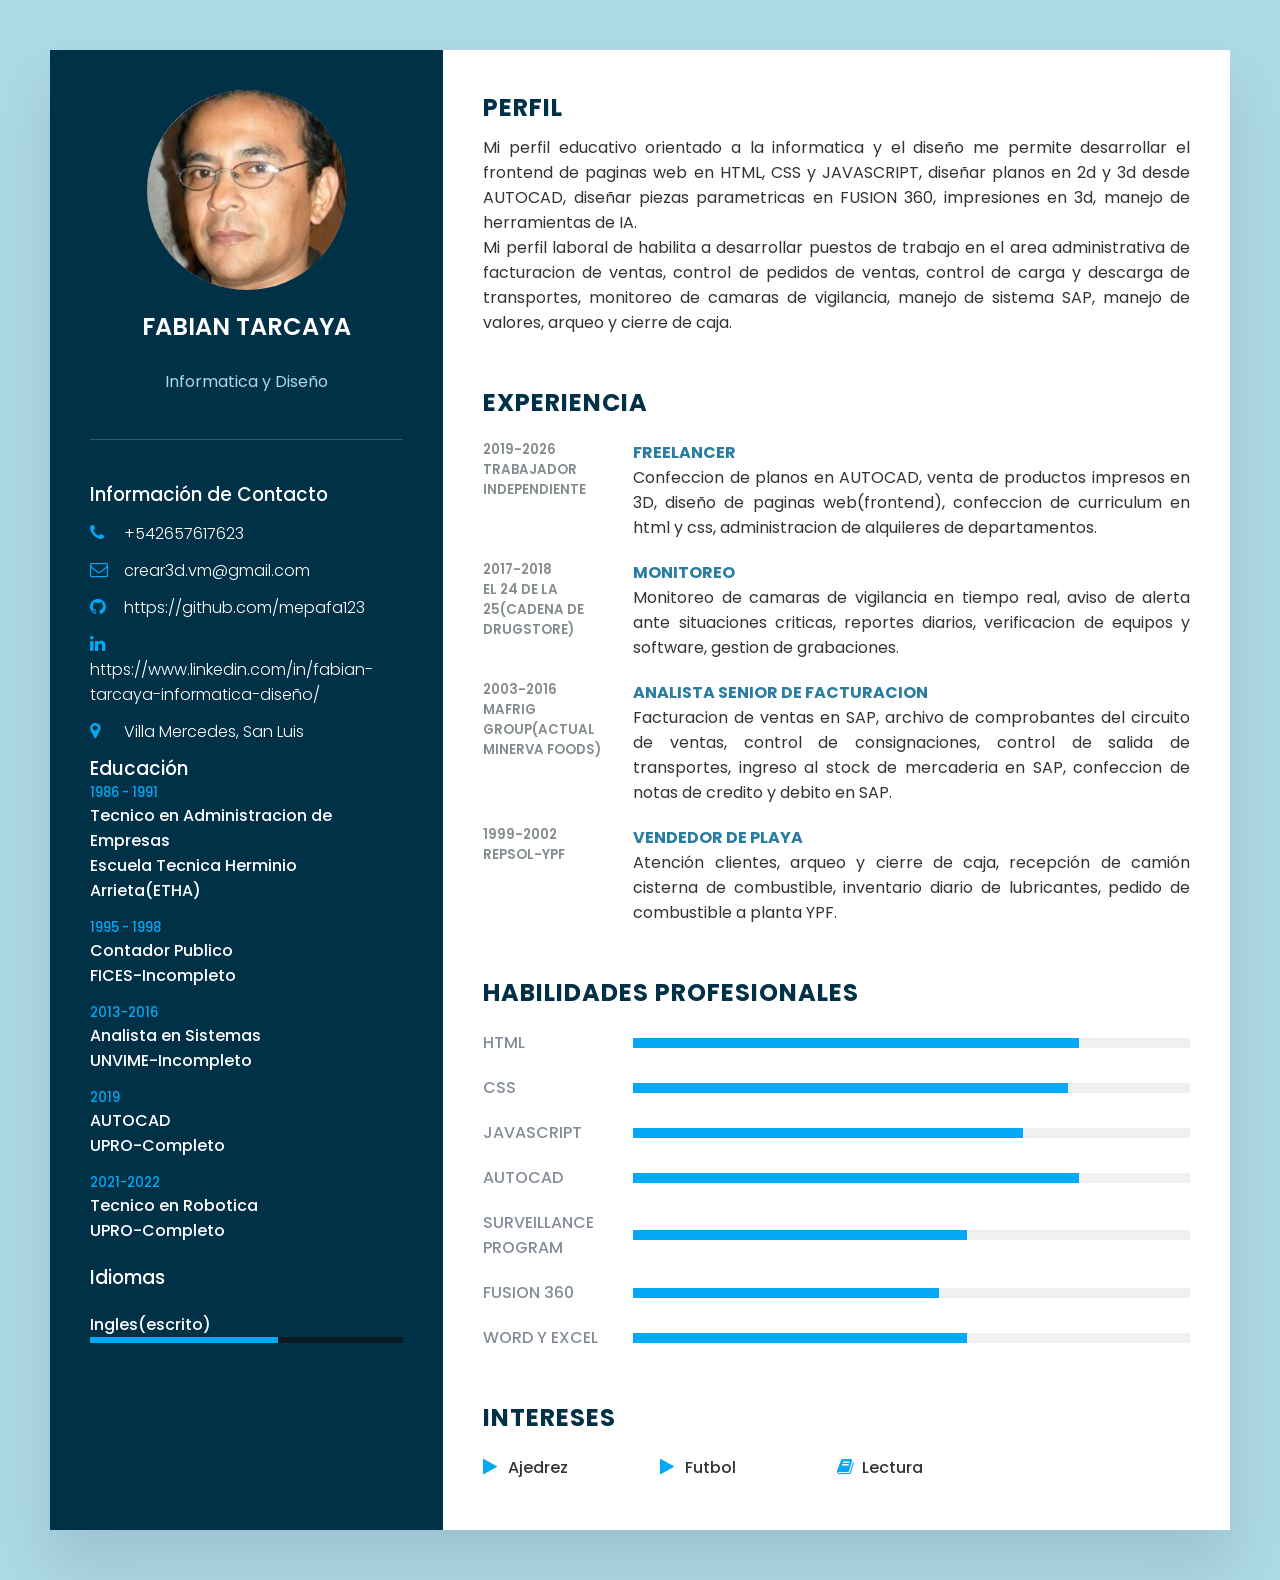
<file: index.html>
<!DOCTYPE html>
<html lang="es">
<head>
    <meta charset="UTF-8">
    <meta name="viewport" content="width=device-width, initial-scale=1.0">
    <title>CV Responsive3</title>
    <link rel="stylesheet" href="cvprueba2.css">
    <link rel="stylesheet" href="https://cdnjs.cloudflare.com/ajax/libs/font-awesome/4.7.0/css/font-awesome.css" integrity="sha512-5A8nwdMOWrSz20fDsjczgUidUBR8liPYU+WymTZP1lmY9G6Oc7HlZv156XqnsgNUzTyMefFTcsFH/tnJE/+xBg==" crossorigin="anonymous" referrerpolicy="no-referrer">
</head>
<body>
    <div class="container">
        <div class="left-side">
            <div class="ProfileText">
                <div class="imgBx">
                    <img src="cvmampower.jpg">
                </div>
                <h2>Fabian Tarcaya</h2>
                <br>
                <span>Informatica y Diseño</span>
                <br>
            </div>
            <div class="ContactInfo">
                <h3 class="title">Información de Contacto</h3>
                <ul>
                    <li>
                        <span class="icon"><i class="fa fa-phone" aria-hidden="true"></i></span>
                        <span class="text">+542657617623</span>
                    </li>
                    <li>
                        <span class="icon"><i class="fa fa-envelope-o" aria-hidden="true"></i></span>
                        <span class="text">crear3d.vm@gmail.com</span>
                    </li>
                    <li>
                        <span class="icon"><i class="fa fa-github" aria-hidden="true"></i></span>
                        <span class="text">https://github.com/mepafa123</span>
                    </li>
                    <li>
                        <span class="icon"><i class="fa fa-linkedin" aria-hidden="true"></i></span>
                        <span class="text">https://www.linkedin.com/in/fabian-tarcaya-informatica-diseño/</span>
                    </li>
                    <li>
                        <span class="icon"><i class="fa fa-map-marker" aria-hidden="true"></i></span>
                        <span class="text">Villa Mercedes, San Luis</span>
                    </li>
                </ul>
            </div>
            <div class="ContactInfo-Educación">
                <h3 class="title">Educación</h3>
                <ul>
                    <li>
                        <h5>1986 - 1991</h5>
                        <h4>Tecnico en Administracion de Empresas</h4>
                        <h4>Escuela Tecnica Herminio Arrieta(ETHA)</h4>
                    </li>
                    <li>
                        <h5>1995 - 1998</h5>
                        <h4>Contador Publico</h4>
                        <h4>FICES-Incompleto</h4>
                    </li>
                    <li>
                        <h5>2013-2016</h5>
                        <h4>Analista en Sistemas</h4>
                        <h4>UNVIME-Incompleto</h4>
                    </li>
                    <li>
                        <h5>2019</h5>
                        <h4>AUTOCAD</h4>
                        <h4>UPRO-Completo</h4>
                    </li>
                    <li>
                        <h5>2021-2022</h5>
                        <h4>Tecnico en Robotica</h4>
                        <h4>UPRO-Completo</h4>
                    </li>
                </ul>
            </div>
            <div class="ContactInfo-Idiomas">
                <h3 class="title">Idiomas</h3>
                <ul>
                    <li>
                        <span class="text">Ingles(escrito)</span>
                        <span class="percent">
                            <div style="width: 60%"></div>
                        </span>
                    </li>
                </ul>
            </div>    
        </div>
        <div class="right-side">
            <div class="about">
                <h2 class="title2">Perfil</h2>
                <p>Mi perfil educativo orientado a la informatica y el diseño me permite desarrollar el frontend de paginas web en HTML, CSS y JAVASCRIPT, diseñar planos en 2d y 3d desde AUTOCAD, diseñar piezas parametricas en FUSION 360, impresiones en 3d, manejo de herramientas de IA.<br>
                Mi perfil laboral de habilita a desarrollar puestos de trabajo en el area administrativa de facturacion de ventas, control de pedidos de ventas, control de carga y descarga de transportes, monitoreo de camaras de vigilancia, manejo de sistema SAP, manejo de valores, arqueo y cierre de caja.<br> </p>
            </div>
            <div class="about">
                <h2 class="title2">Experiencia</h2>
                <div class="box">
                    <div class="year-company">
                        <h5>2019-2026</h5>
                        <h5>Trabajador Independiente</h5>
                    </div> 
                    <div class="text">
                        <h4>Freelancer</h4>
                        <p>Confeccion de planos en AUTOCAD, venta de productos impresos en 3D, diseño de paginas web(frontend), confeccion de curriculum en html y css, administracion de alquileres de departamentos.
                        </p>
                    </div>
                </div>  
                <div class="box">
                    <div class="year-company">
                        <h5>2017-2018</h5>
                        <h5>EL 24 DE LA 25(cadena de drugstore)</h5>
                    </div> 
                    <div class="text">
                        <h4>Monitoreo</h4>
                        <p>Monitoreo de camaras de vigilancia en tiempo real, aviso de alerta ante situaciones criticas, reportes diarios, verificacion de equipos y software, gestion de grabaciones.
                        </p>
                    </div>
                </div>  
                <div class="box">
                    <div class="year-company">
                        <h5>2003-2016</h5>
                        <h5>Mafrig Group(actual Minerva Foods)</h5> 
                    </div>
                    <div class="text">
                        <h4>Analista Senior de facturacion</h4>
                        <p>Facturacion de ventas en SAP, archivo de comprobantes del circuito de ventas, control de consignaciones, control de salida de transportes, ingreso al stock de mercaderia en SAP, confeccion de notas de credito y debito en SAP.
                        </p>
                    </div>     
                </div>  
                <div class="box">
                    <div class="year-company">
                        <h5>1999-2002</h5>
                        <h5>Repsol-YPF</h5>
                    </div> 
                    <div class="text">
                        <h4>Vendedor de Playa</h4>
                        <p>Atención clientes, arqueo y cierre de caja, recepción de camión cisterna de combustible, inventario diario de lubricantes, pedido de combustible a planta YPF.
                        </p>
                    </div>
                </div>  
            </div>
            <div class="about skills">
                <h2 class="title2">Habilidades Profesionales</h2>
                <div class="box">
                    <h4>HTML</h4>
                    <div class="percent">
                        <div style="width: 80%;"></div>
                    </div>
                </div>
                <div class="box">
                    <h4>CSS</h4>
                    <div class="percent">
                        <div style="width: 78%;"></div>
                    </div>
                </div>
                <div class="box">
                    <h4>JAVASCRIPT</h4>
                    <div class="percent">
                        <div style="width: 70%;"></div>
                    </div>
                </div>
                <div class="box">
                    <h4>AUTOCAD</h4>
                    <div class="percent">
                        <div style="width: 80%;"></div>
                    </div>
                </div>
                <div class="box">
                    <h4>SURVEILLANCE PROGRAM</h4>
                    <div class="percent">
                        <div style="width: 60%;"></div>
                    </div>
                </div>
                <div class="box">
                    <h4>FUSION 360</h4>
                    <div class="percent">
                        <div style="width: 55%;"></div>
                    </div>
                </div>
                <div class="box">
                    <h4>WORD Y EXCEL</h4>
                    <div class="percent">
                        <div style="width: 60%;"></div>
                    </div>
                </div>
            </div>
            <div class="about interest">
                <h2 class="title2">Intereses</h2>
                <ul>
                    <li><i class="fa fa-play" aria-hidden="true"></i>Ajedrez</li>
                    <li><i class="fa fa-play" aria-hidden="true"></i>Futbol</li>
                    <li><i class="fa fa-book" aria-hidden="true"></i>Lectura</li>
                </ul>
            </div>
        </div>
    </div>
</body>
</html>
</file>
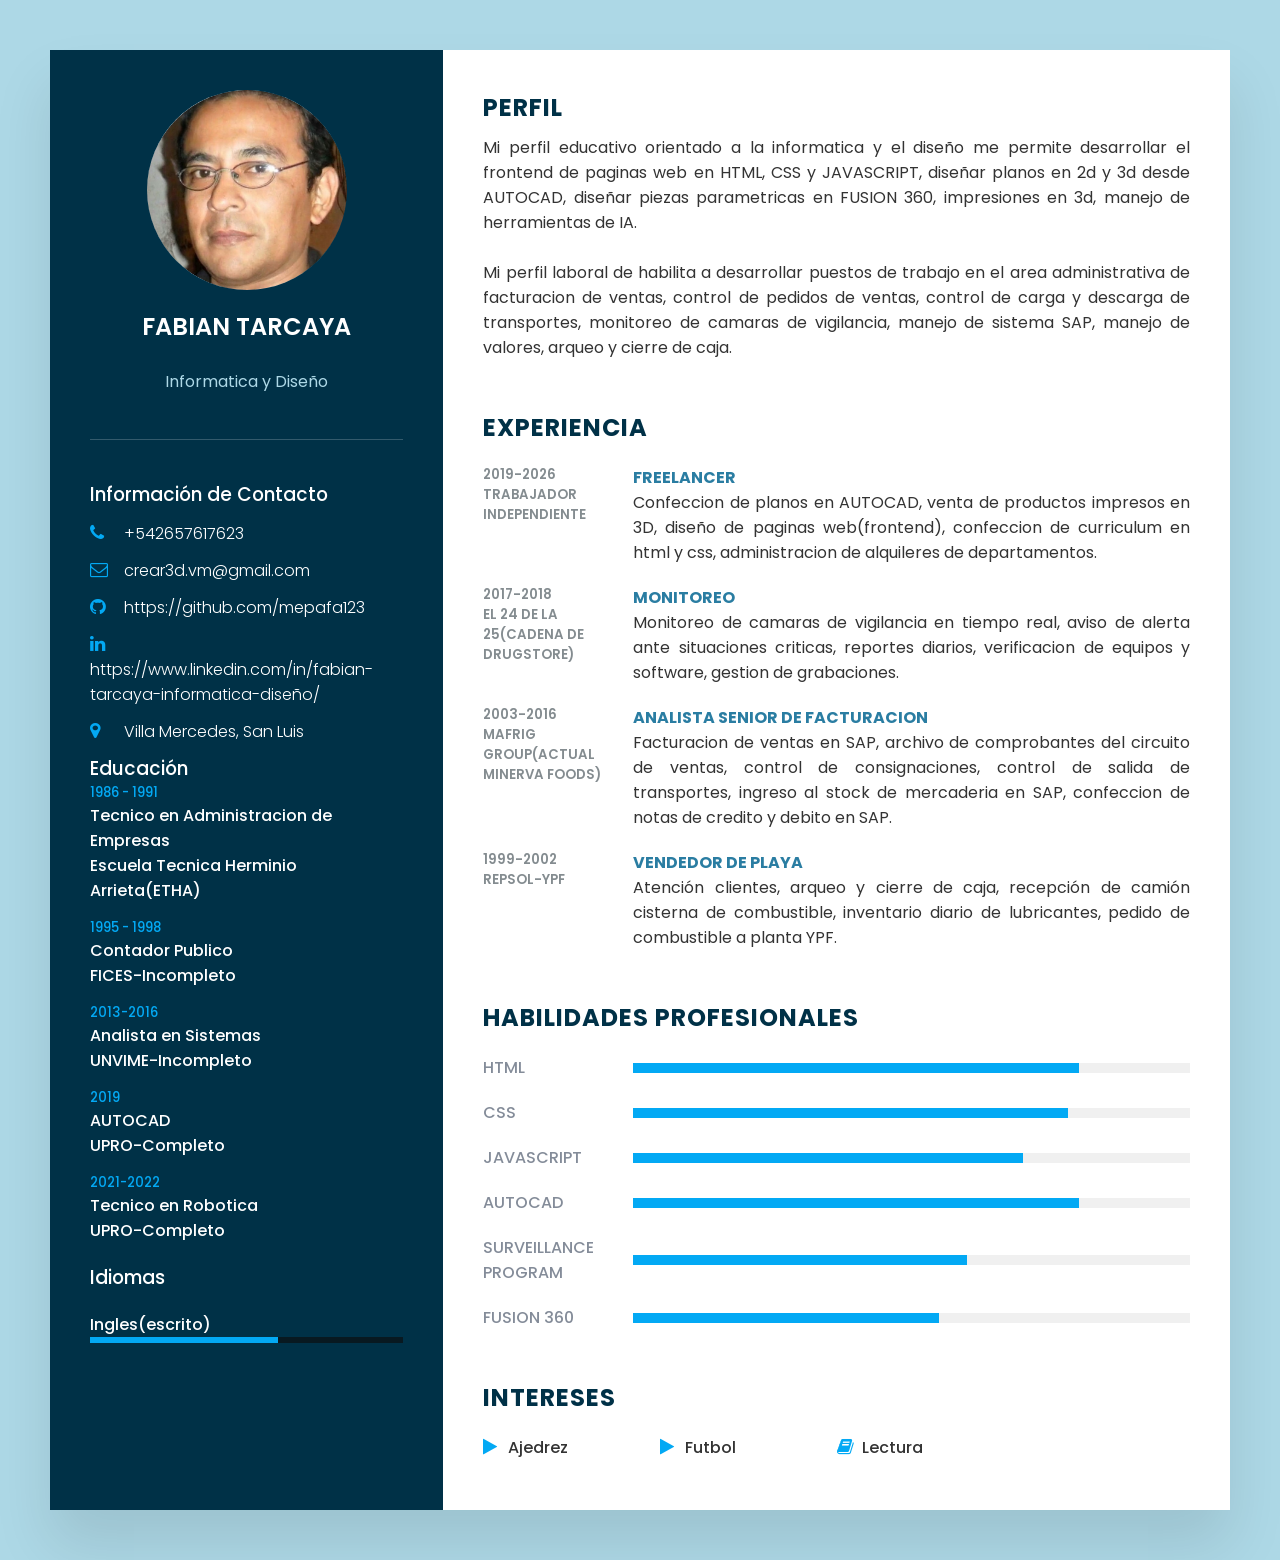
<file: cvprueba2.html>
<!DOCTYPE html>
<html lang="es">
<head>
    <meta charset="UTF-8">
    <meta name="viewport" content="width=device-width, initial-scale=1.0">
    <title>CV Responsive3</title>
    <link rel="stylesheet" href="cvprueba2.css">
    <link rel="stylesheet" href="https://cdnjs.cloudflare.com/ajax/libs/font-awesome/4.7.0/css/font-awesome.css" integrity="sha512-5A8nwdMOWrSz20fDsjczgUidUBR8liPYU+WymTZP1lmY9G6Oc7HlZv156XqnsgNUzTyMefFTcsFH/tnJE/+xBg==" crossorigin="anonymous" referrerpolicy="no-referrer">
</head>
<body>
    <div class="container">
        <div class="left-side">
            <div class="ProfileText">
                <div class="imgBx">
                    <img src="cvmampower.jpg">
                </div>
                <h2>Fabian Tarcaya</h2>
                <br>
                <span>Informatica y Diseño</span>
                <br>
            </div>
            <div class="ContactInfo">
                <h3 class="title">Información de Contacto</h3>
                <ul>
                    <li>
                        <span class="icon"><i class="fa fa-phone" aria-hidden="true"></i></span>
                        <span class="text">+542657617623</span>
                    </li>
                    <li>
                        <span class="icon"><i class="fa fa-envelope-o" aria-hidden="true"></i></span>
                        <span class="text">crear3d.vm@gmail.com</span>
                    </li>
                    <li>
                        <span class="icon"><i class="fa fa-github" aria-hidden="true"></i></span>
                        <span class="text">https://github.com/mepafa123</span>
                    </li>
                    <li>
                        <span class="icon"><i class="fa fa-linkedin" aria-hidden="true"></i></span>
                        <span class="text">https://www.linkedin.com/in/fabian-tarcaya-informatica-diseño/</span>
                    </li>
                    <li>
                        <span class="icon"><i class="fa fa-map-marker" aria-hidden="true"></i></span>
                        <span class="text">Villa Mercedes, San Luis</span>
                    </li>
                </ul>
            </div>
            <div class="ContactInfo-Educación">
                <h3 class="title">Educación</h3>
                <ul>
                    <li>
                        <h5>1986 - 1991</h5>
                        <h4>Tecnico en Administracion de Empresas</h4>
                        <h4>Escuela Tecnica Herminio Arrieta(ETHA)</h4>
                    </li>
                    <li>
                        <h5>1995 - 1998</h5>
                        <h4>Contador Publico</h4>
                        <h4>FICES-Incompleto</h4>
                    </li>
                    <li>
                        <h5>2013-2016</h5>
                        <h4>Analista en Sistemas</h4>
                        <h4>UNVIME-Incompleto</h4>
                    </li>
                    <li>
                        <h5>2019</h5>
                        <h4>AUTOCAD</h4>
                        <h4>UPRO-Completo</h4>
                    </li>
                    <li>
                        <h5>2021-2022</h5>
                        <h4>Tecnico en Robotica</h4>
                        <h4>UPRO-Completo</h4>
                    </li>
                </ul>
            </div>
            <div class="ContactInfo-Idiomas">
                <h3 class="title">Idiomas</h3>
                <ul>
                    <li>
                        <span class="text">Ingles(escrito)</span>
                        <span class="percent">
                            <div style="width: 60%"></div>
                        </span>
                    </li>
                </ul>
            </div>    
        </div>
        <div class="right-side">
            <div class="about">
                <h2 class="title2">Perfil</h2>
                <p>Mi perfil educativo orientado a la informatica y el diseño me permite desarrollar el frontend de paginas web en HTML, CSS y JAVASCRIPT, diseñar planos en 2d y 3d desde AUTOCAD, diseñar piezas parametricas en FUSION 360, impresiones en 3d, manejo de herramientas de IA.<br><br>
                Mi perfil laboral de habilita a desarrollar puestos de trabajo en el area administrativa de facturacion de ventas, control de pedidos de ventas, control de carga y descarga de transportes, monitoreo de camaras de vigilancia, manejo de sistema SAP, manejo de valores, arqueo y cierre de caja.<br> </p>
            </div>
            <div class="about">
                <h2 class="title2">Experiencia</h2>
                <div class="box">
                    <div class="year-company">
                        <h5>2019-2026</h5>
                        <h5>Trabajador Independiente</h5>
                    </div> 
                    <div class="text">
                        <h4>Freelancer</h4>
                        <p>Confeccion de planos en AUTOCAD, venta de productos impresos en 3D, diseño de paginas web(frontend), confeccion de curriculum en html y css, administracion de alquileres de departamentos.
                        </p>
                    </div>
                </div>  
                <div class="box">
                    <div class="year-company">
                        <h5>2017-2018</h5>
                        <h5>EL 24 DE LA 25(cadena de drugstore)</h5>
                    </div> 
                    <div class="text">
                        <h4>Monitoreo</h4>
                        <p>Monitoreo de camaras de vigilancia en tiempo real, aviso de alerta ante situaciones criticas, reportes diarios, verificacion de equipos y software, gestion de grabaciones.
                        </p>
                    </div>
                </div>  
                <div class="box">
                    <div class="year-company">
                        <h5>2003-2016</h5>
                        <h5>Mafrig Group(actual Minerva Foods)</h5> 
                    </div>
                    <div class="text">
                        <h4>Analista Senior de facturacion</h4>
                        <p>Facturacion de ventas en SAP, archivo de comprobantes del circuito de ventas, control de consignaciones, control de salida de transportes, ingreso al stock de mercaderia en SAP, confeccion de notas de credito y debito en SAP.
                        </p>
                    </div>     
                </div>  
                <div class="box">
                    <div class="year-company">
                        <h5>1999-2002</h5>
                        <h5>Repsol-YPF</h5>
                    </div> 
                    <div class="text">
                        <h4>Vendedor de Playa</h4>
                        <p>Atención clientes, arqueo y cierre de caja, recepción de camión cisterna de combustible, inventario diario de lubricantes, pedido de combustible a planta YPF.
                        </p>
                    </div>
                </div>  
            </div>
            <div class="about skills">
                <h2 class="title2">Habilidades Profesionales</h2>
                <div class="box">
                    <h4>HTML</h4>
                    <div class="percent">
                        <div style="width: 80%;"></div>
                    </div>
                </div>
                <div class="box">
                    <h4>CSS</h4>
                    <div class="percent">
                        <div style="width: 78%;"></div>
                    </div>
                </div>
                <div class="box">
                    <h4>JAVASCRIPT</h4>
                    <div class="percent">
                        <div style="width: 70%;"></div>
                    </div>
                </div>
                <div class="box">
                    <h4>AUTOCAD</h4>
                    <div class="percent">
                        <div style="width: 80%;"></div>
                    </div>
                </div>
                <div class="box">
                    <h4>SURVEILLANCE PROGRAM</h4>
                    <div class="percent">
                        <div style="width: 60%;"></div>
                    </div>
                </div>
                <div class="box">
                    <h4>FUSION 360</h4>
                    <div class="percent">
                        <div style="width: 55%;"></div>
                    </div>
                </div>
            </div>
            <div class="about interest">
                <h2 class="title2">Intereses</h2>
                <ul>
                    <li><i class="fa fa-play" aria-hidden="true"></i>Ajedrez</li>
                    <li><i class="fa fa-play" aria-hidden="true"></i>Futbol</li>
                    <li><i class="fa fa-book" aria-hidden="true"></i>Lectura</li>
                </ul>
            </div>
        </div>
    </div>
</body>
</html>
</file>
<file: cvprueba2.css>
@import url("https://fonts.googleapis.com/css?family=Poppins:200,300,400,500,600,700,800,900&display=swap");

*{
    margin: 0;
    padding: 0;
    box-sizing: border-box;
    font-family: Poppins, sans-serif;
}
body{
    background: lightblue;
    display: flex;
    justify-content: center;
    align-items: center;
    min-height: 100vh;
}
.container{
    position: relative;
    width: 100%;

    background: #fff;
    margin: 50px;
    display: grid;
    grid-template-columns: 1fr 2fr;
    box-shadow: 0 35px 55px rgba(0,0,0,0.1);
}
.container .left-side{
    position: relative;
    background: #003147;
    padding: 40px;
}
.ProfileText{
    position: relative;
    display: flex;
    flex-direction: column;
    align-items: center;
    padding-bottom: 20px;
    border-bottom: 1px solid rgba(255,255, 255, 0.2);
}
.ProfileText .imgBx{
    position: relative;
    width: 200px;
    height: 200px;
    border-radius: 50%;
    overflow: hidden;
}
.ProfileText .imgBx img{
    position: absolute;
    top: 0;
    left: 0;
    width: 100%;
    height: 100%;
    object-fit: cover;
}
.ProfileText h2{
    color: #fff;
    font-size: 1.5  em;
    margin-top: 20px;
    text-transform: uppercase;
    text-align: center;
    font-weight: 600;
    line-height: 1.4em;
}
.ProfileText span{
    color: lightblue;
    font-size: 1em;
}
.ContactInfo {
    padding-top: 40px;
}
.ContactInfo h3{
    color: #fff;
    font-weight: 500;
}
.tittle {
    color: #fff;
    text-transform: uppercase;
    font-weight: 600;
    letter-spacing: 1px;
    margin-bottom: 20px;
}
.ContactInfo ul{
    position: relative;
}
.ContactInfo ul li{
    position: relative;
    list-style: none;
    margin: 10px 0;
    cursor: pointer;
}
.ContactInfo ul li .icon{
    display: inline-block;
    width: 30px;
    font-size: 18px;
    color: #03a9f4;
}
.ContactInfo ul li span{
    color:#fff;
    font-weight: 300;
}
.ContactInfo-Educación li{
    margin-bottom: 15px;
}
.ContactInfo-Educación h5{
    color: #03a9f4;
    font-weight: 500;
}
.ContactInfo-Educación h4:nth-child(2){
    color: #fff;
    font-weight: 500;
}
.ContactInfo-Educación h4{
    color: #fff;
    font-weight: 500;
}
.ContactInfo-Educación h3{
    color: #fff;
    font-weight: 500;
}
.ContactInfo-Educación ul li{
    list-style: none;
}
.ContactInfo-Idiomas h3{
    color: #fff;
    font-weight: 500;
    margin: 20px 0;
}
.ContactInfo-Idiomas .text{
    color: #fff;
    font-weight: 500;
}
.ContactInfo-Idiomas .percent{
    position: relative;
    width: 100%;
    height: 6px;
    background: #081921;
    display: block;
    margin-top: 5px 0;
}
.ContactInfo-Idiomas .percent div{
    position: absolute;
    top: 0;
    left: 0;
    height: 100%;
    background: #03a9f4;
}
.ContactInfo-Idiomas ul li{
    margin: 10px 0;
    list-style: none;
}
.container .right-side{
    position: relative;
    background: fff;
    padding: 40px;
}
.about{
    margin-bottom: 50px;
}
.about:last-child{
    margin-bottom: 0;
}
.title2{
    color: #003147;
    text-transform: uppercase;
    letter-spacing: 1px;
    margin-bottom: 10px;
}
p{
    color: #333;
    text-align: justify;
}
.about .box{
    display: flex;
    flex-direction: row;
    margin: 20px 0;
}
.about .box .year-company{
    min-width: 150px;
}
.about .box .year-company h5{
    text-transform: uppercase;
    color: #848c90;
    font-weight: 600;
}
.about .box .text h4{
    text-transform: uppercase;
    color: #2a7da2;
    font-size: 16px;
}
.skills .box{
    position: relative;
    width: 100%;
    display: grid;
    grid-template-columns: 150px 1fr;
    justify-content: center;
    align-items: center;
}
.skills .box h4{
    text-transform: uppercase;
    color: #848c99;
    font-weight: 500;
}
.skills .box .percent{
    position: relative;
    width: 100%;
    height: 10px;
    background: #f0f0f0;
}
.skills .box .percent div{
    position: absolute;
    top: 0;
    left: 0;
    height: 100%;
    background: #03a9f4;
}
.interest ul{
    display: grid;
    grid-template-columns: repeat(4, 1fr);
}
.interest ul li{
    list-style: none;
    color: #333;
    font-weight: 500;
    margin: 10px 0;
}
.interest ul li .fa{
    color: #03a9f4;
    font-size: 18px;
    width: 25px;
}
@media (max-width: 1000px){
    .container
    {
        margin: 10px;
        grid-template-columns: repeat(1,1fr);
    }
    .interest ul
    {   
        grid-template-columns: repeat(2, 1fr);
    }
}
@media (max-width: 600px){
    .about .box
    {
        flex-direction: column;
    }
    .about .box .year-company
    {
        margin-bottom: 5px;
    }
    .interest ul
    {
    grid-template-columns: repeat(1, 1fr);
    }
    .skills .box
    {
        grid-template-columns: repeat(1,1fr);
    }
}
</file>
